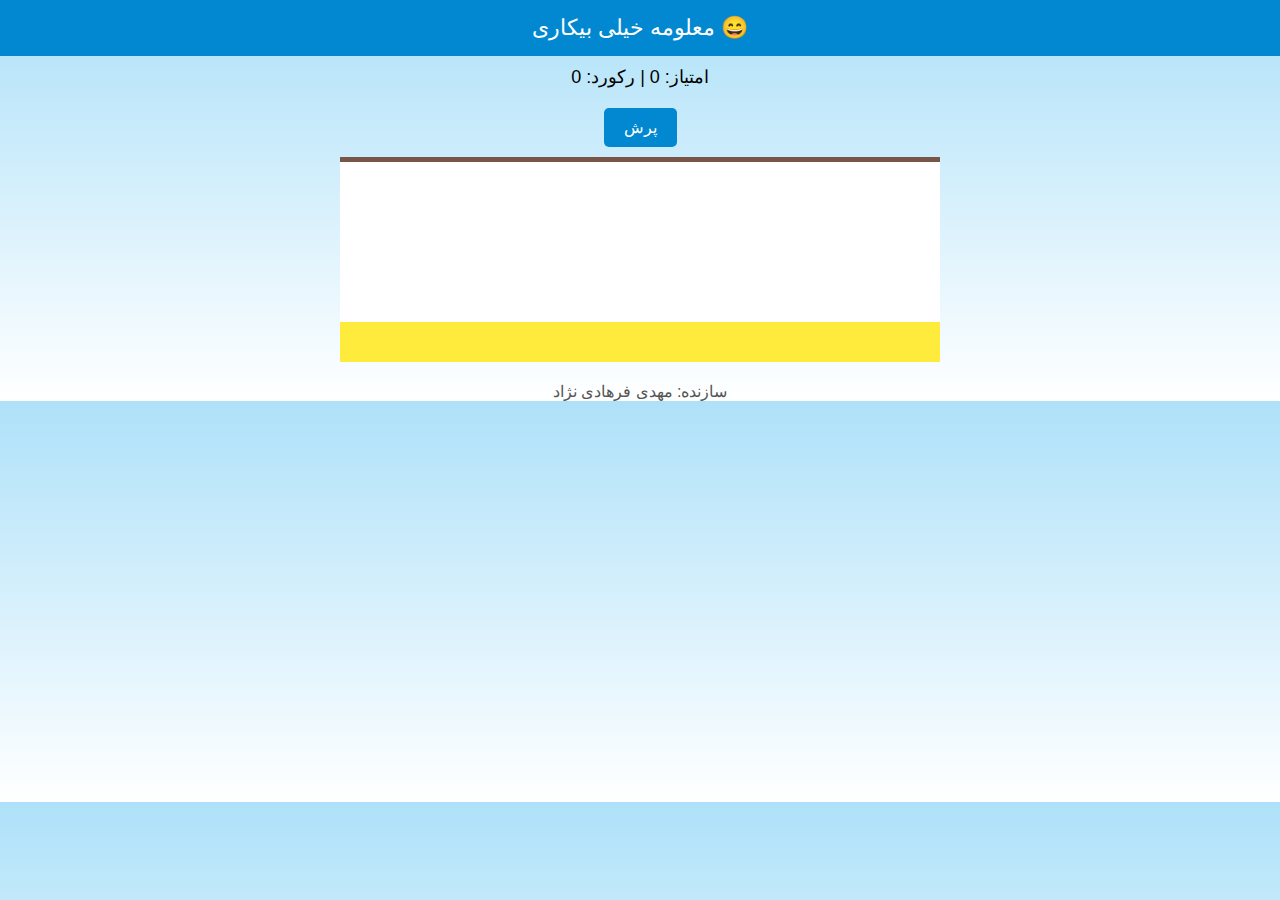
<file: index.html>
<!DOCTYPE html>
<html lang="fa">
<head>
  <meta charset="UTF-8">
  <title>گربه دونده پیشرفته</title>
  <meta name="viewport" content="width=device-width, initial-scale=1.0">
  <style>
    body {
      margin: 0;
      font-family: Tahoma, sans-serif;
      background: linear-gradient(to bottom, #aee1f9, #ffffff);
      text-align: center;
      overflow: hidden;
    }
    #header {
      background-color: #0288d1;
      color: white;
      padding: 15px;
      font-size: 22px;
    }
    #scoreboard {
      margin: 10px;
      font-size: 18px;
    }
    #game {
      position: relative;
      margin: 0 auto;
      width: 100%;
      max-width: 600px;
      height: 200px;
      background-color: #fff;
      border-top: 5px solid #795548;
      overflow: hidden;
    }
    #ground {
      position: absolute;
      bottom: 0;
      width: 100%;
      height: 40px;
      background-color: #ffeb3b;
    }
    #cat {
      position: absolute;
      bottom: 40px;
      left: 50px;
      width: 50px;
      height: 50px;
      background-image: url('https://i.imgur.com/3WbZQpA.png');
      background-size: cover;
    }
    .obstacle {
      position: absolute;
      bottom: 40px;
      width: 30px;
      height: 40px;
      border-radius: 5px;
    }
    .cactus {
      background-color: #388e3c;
    }
    .rock {
      background-color: #6d4c41;
    }
    #jumpBtn {
      margin: 10px;
      padding: 10px 20px;
      font-size: 16px;
      background-color: #0288d1;
      color: white;
      border: none;
      border-radius: 5px;
      cursor: pointer;
    }
    #footer {
      margin-top: 20px;
      font-size: 16px;
      color: #555;
    }
  </style>
</head>
<body>
  <div id="header">معلومه خیلی بیکاری 😄</div>
  <div id="scoreboard">امتیاز: <span id="score">0</span> | رکورد: <span id="highscore">0</span></div>
  <button id="jumpBtn">پرش</button>
  <div id="game">
    <div id="cat"></div>
    <div id="ground"></div>
  </div>
  <div id="footer">سازنده: مهدی فرهادی نژاد</div>

  <audio id="jumpSound" src="https://www.soundjay.com/button/beep-07.wav"></audio>
  <audio id="loseSound" src="https://www.soundjay.com/button/beep-10.wav"></audio>

  <script>
    const cat = document.getElementById("cat");
    const game = document.getElementById("game");
    const scoreDisplay = document.getElementById("score");
    const highscoreDisplay = document.getElementById("highscore");
    const jumpBtn = document.getElementById("jumpBtn");
    const jumpSound = document.getElementById("jumpSound");
    const loseSound = document.getElementById("loseSound");

    let isJumping = false;
    let score = 0;
    let speed = 5;
    let highscore = localStorage.getItem("highscore") || 0;
    highscoreDisplay.textContent = highscore;

    function jump() {
      if (!isJumping) {
        isJumping = true;
        jumpSound.play();
        cat.style.transition = "bottom 0.3s";
        cat.style.bottom = "120px";
        setTimeout(() => {
          cat.style.bottom = "40px";
          setTimeout(() => isJumping = false, 300);
        }, 300);
      }
    }

    jumpBtn.addEventListener("click", jump);
    document.addEventListener("keydown", e => {
      if (e.code === "Space") jump();
    });

    function createObstacle() {
      const obstacle = document.createElement("div");
      obstacle.classList.add("obstacle");
      obstacle.classList.add(Math.random() > 0.5 ? "cactus" : "rock");
      obstacle.style.right = "-30px";
      game.appendChild(obstacle);

      let pos = -30;
      const move = setInterval(() => {
        pos += speed;
        obstacle.style.right = pos + "px";

        const catBottom = parseInt(window.getComputedStyle(cat).bottom);
        const obstacleRight = parseInt(obstacle.style.right);
        if (obstacleRight > 520 && obstacleRight < 570 && catBottom < 80) {
          clearInterval(move);
          loseSound.play();
          alert("باختی! معلومه خیلی بیکاری 😅");
          if (score > highscore) {
            highscore = score;
            localStorage.setItem("highscore", highscore);
            highscoreDisplay.textContent = highscore;
          }
          score = 0;
          scoreDisplay.textContent = score;
          speed = 5;
          obstacle.remove();
        }

        if (obstacleRight > 600) {
          clearInterval(move);
          obstacle.remove();
          score++;
          scoreDisplay.textContent = score;
          if (speed < 15) speed += 0.5;
        }
      }, 20);
    }

    setInterval(createObstacle, 2000);
  </script>
</body>
</html>
</file>
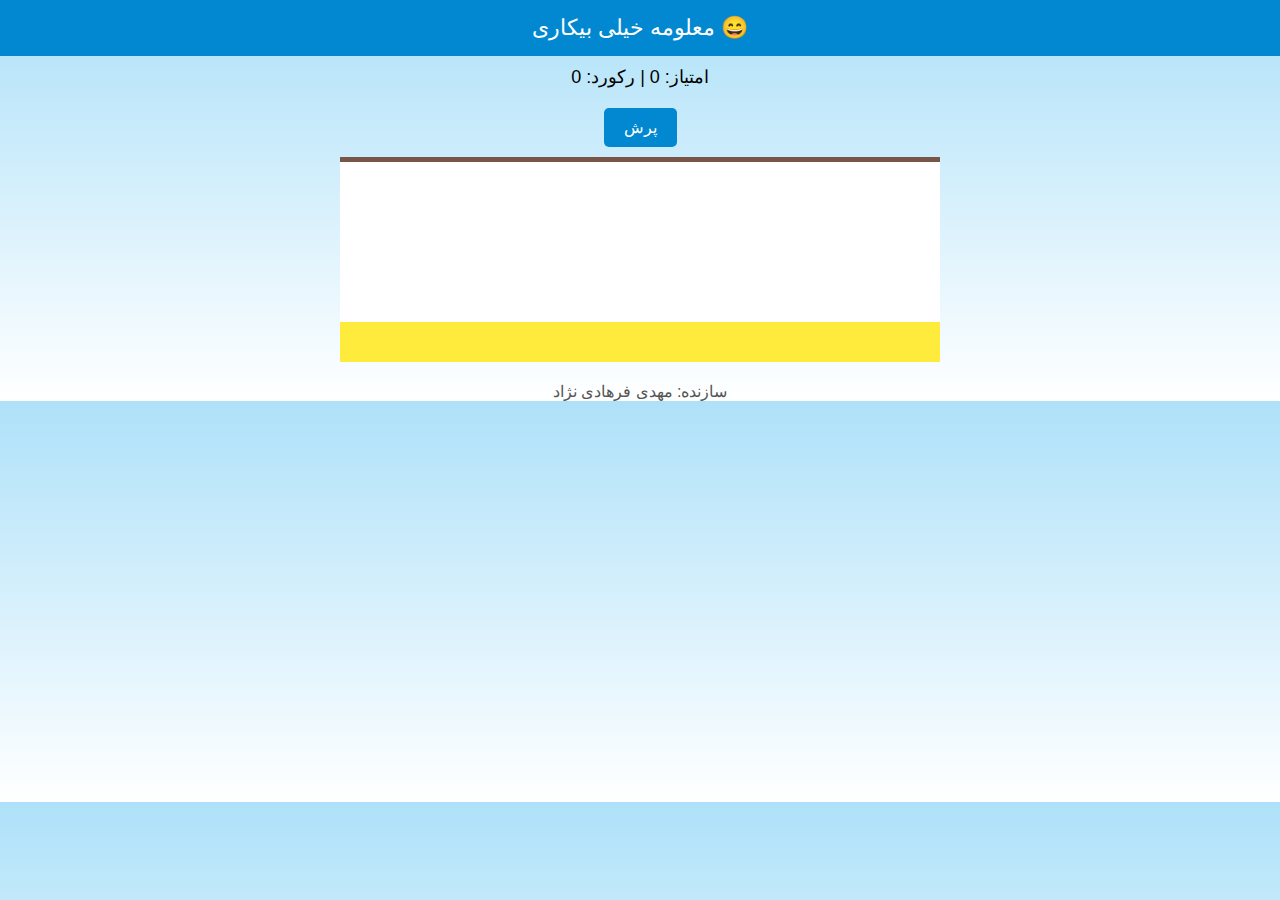
<file: game.html>
<!DOCTYPE html>
<html lang="fa">
<head>
  <meta charset="UTF-8">
  <title>گربه دونده پیشرفته</title>
  <meta name="viewport" content="width=device-width, initial-scale=1.0">
  <style>
    body {
      margin: 0;
      font-family: Tahoma, sans-serif;
      background: linear-gradient(to bottom, #aee1f9, #ffffff);
      text-align: center;
      overflow: hidden;
    }
    #header {
      background-color: #0288d1;
      color: white;
      padding: 15px;
      font-size: 22px;
    }
    #scoreboard {
      margin: 10px;
      font-size: 18px;
    }
    #game {
      position: relative;
      margin: 0 auto;
      width: 100%;
      max-width: 600px;
      height: 200px;
      background-color: #fff;
      border-top: 5px solid #795548;
      overflow: hidden;
    }
    #ground {
      position: absolute;
      bottom: 0;
      width: 100%;
      height: 40px;
      background-color: #ffeb3b;
    }
    #cat {
      position: absolute;
      bottom: 40px;
      left: 50px;
      width: 50px;
      height: 50px;
      background-image: url('https://i.imgur.com/3WbZQpA.png');
      background-size: cover;
    }
    .obstacle {
      position: absolute;
      bottom: 40px;
      width: 30px;
      height: 40px;
      border-radius: 5px;
    }
    .cactus {
      background-color: #388e3c;
    }
    .rock {
      background-color: #6d4c41;
    }
    #jumpBtn {
      margin: 10px;
      padding: 10px 20px;
      font-size: 16px;
      background-color: #0288d1;
      color: white;
      border: none;
      border-radius: 5px;
      cursor: pointer;
    }
    #footer {
      margin-top: 20px;
      font-size: 16px;
      color: #555;
    }
  </style>
</head>
<body>
  <div id="header">معلومه خیلی بیکاری 😄</div>
  <div id="scoreboard">امتیاز: <span id="score">0</span> | رکورد: <span id="highscore">0</span></div>
  <button id="jumpBtn">پرش</button>
  <div id="game">
    <div id="cat"></div>
    <div id="ground"></div>
  </div>
  <div id="footer">سازنده: مهدی فرهادی نژاد</div>

  <audio id="jumpSound" src="https://www.soundjay.com/button/beep-07.wav"></audio>
  <audio id="loseSound" src="https://www.soundjay.com/button/beep-10.wav"></audio>

  <script>
    const cat = document.getElementById("cat");
    const game = document.getElementById("game");
    const scoreDisplay = document.getElementById("score");
    const highscoreDisplay = document.getElementById("highscore");
    const jumpBtn = document.getElementById("jumpBtn");
    const jumpSound = document.getElementById("jumpSound");
    const loseSound = document.getElementById("loseSound");

    let isJumping = false;
    let score = 0;
    let speed = 5;
    let highscore = localStorage.getItem("highscore") || 0;
    highscoreDisplay.textContent = highscore;

    function jump() {
      if (!isJumping) {
        isJumping = true;
        jumpSound.play();
        cat.style.transition = "bottom 0.3s";
        cat.style.bottom = "120px";
        setTimeout(() => {
          cat.style.bottom = "40px";
          setTimeout(() => isJumping = false, 300);
        }, 300);
      }
    }

    jumpBtn.addEventListener("click", jump);
    document.addEventListener("keydown", e => {
      if (e.code === "Space") jump();
    });

    function createObstacle() {
      const obstacle = document.createElement("div");
      obstacle.classList.add("obstacle");
      obstacle.classList.add(Math.random() > 0.5 ? "cactus" : "rock");
      obstacle.style.right = "-30px";
      game.appendChild(obstacle);

      let pos = -30;
      const move = setInterval(() => {
        pos += speed;
        obstacle.style.right = pos + "px";

        const catBottom = parseInt(window.getComputedStyle(cat).bottom);
        const obstacleRight = parseInt(obstacle.style.right);
        if (obstacleRight > 520 && obstacleRight < 570 && catBottom < 80) {
          clearInterval(move);
          loseSound.play();
          alert("باختی! معلومه خیلی بیکاری 😅");
          if (score > highscore) {
            highscore = score;
            localStorage.setItem("highscore", highscore);
            highscoreDisplay.textContent = highscore;
          }
          score = 0;
          scoreDisplay.textContent = score;
          speed = 5;
          obstacle.remove();
        }

        if (obstacleRight > 600) {
          clearInterval(move);
          obstacle.remove();
          score++;
          scoreDisplay.textContent = score;
          if (speed < 15) speed += 0.5;
        }
      }, 20);
    }

    setInterval(createObstacle, 2000);
  </script>
</body>
</html>
</file>
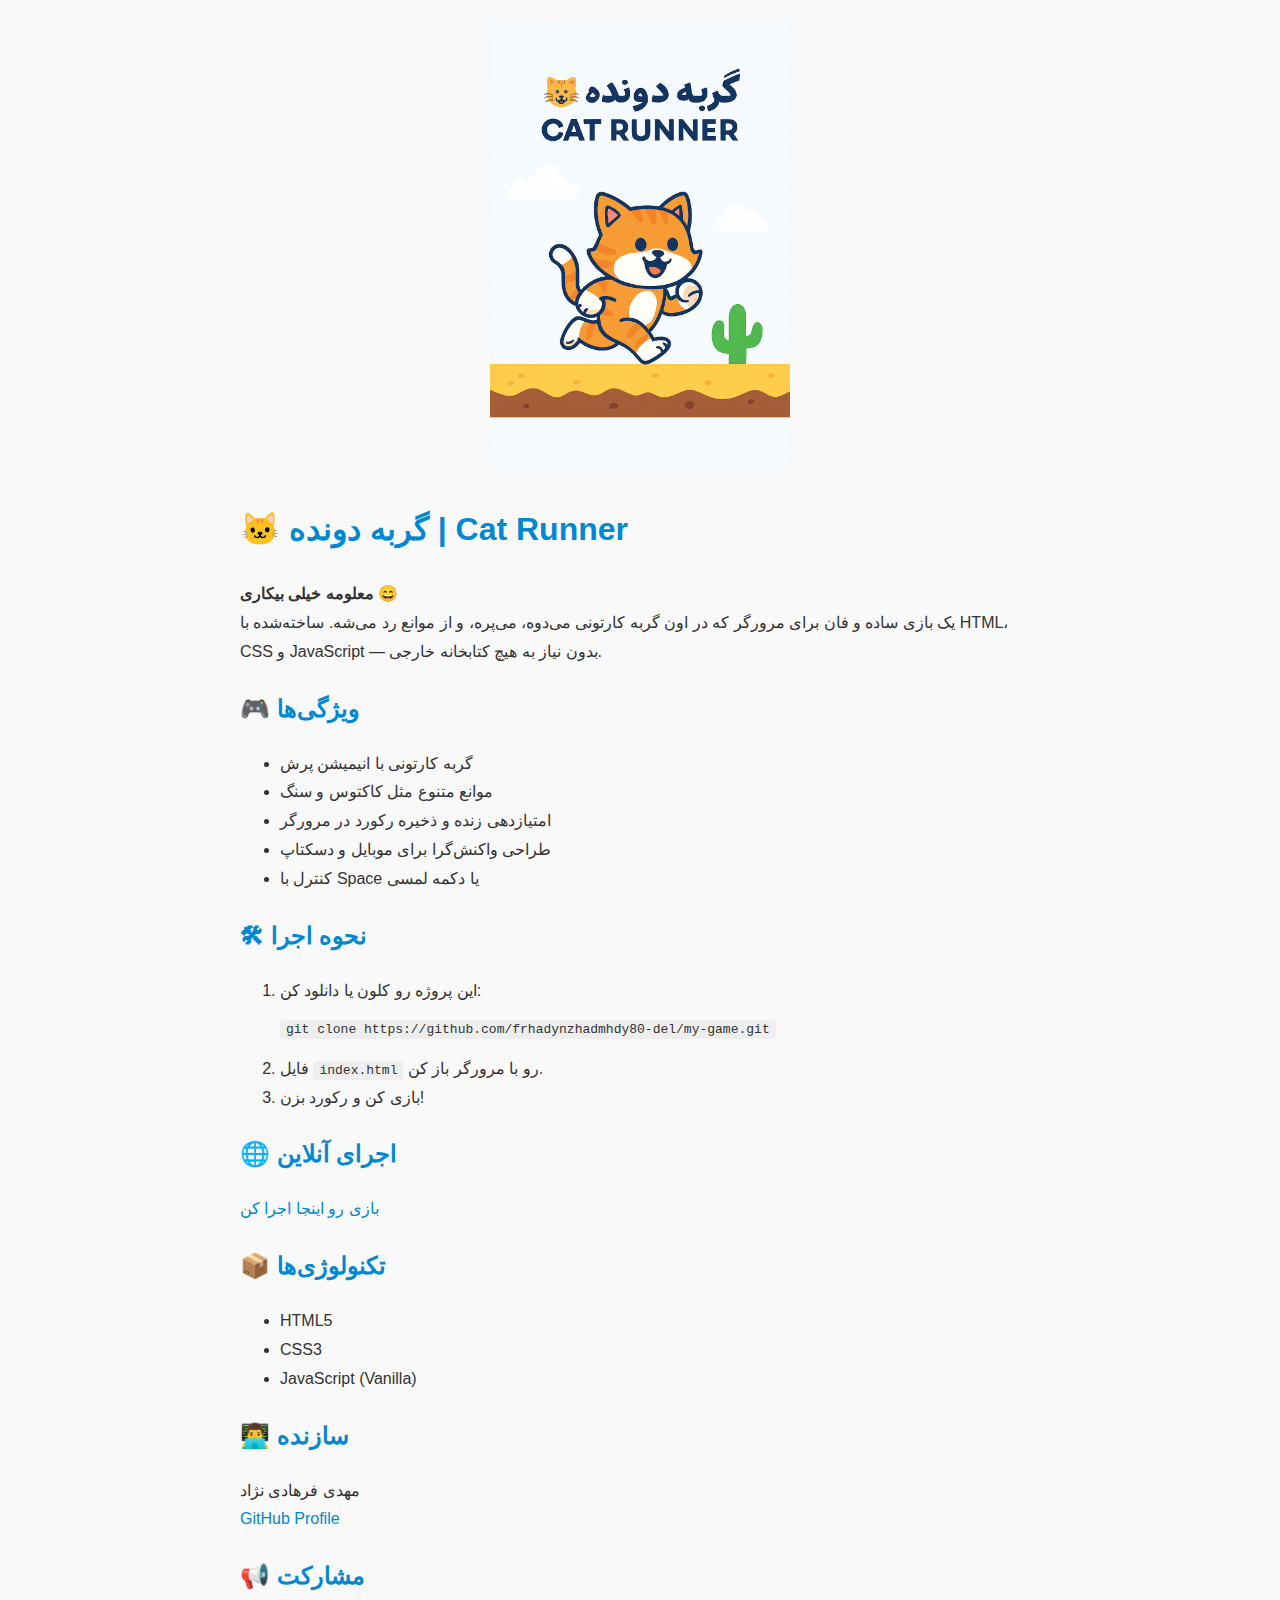
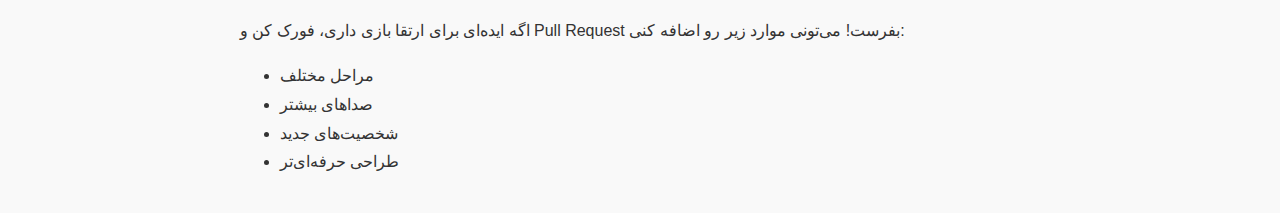
<file: New Text Document.html>
<!DOCTYPE html>
<html lang="fa">
<head>
  <meta charset="UTF-8">
  <title>راهنمای بازی گربه دونده</title>
  <style>
    body {
      font-family: Tahoma, sans-serif;
      background-color: #f9f9f9;
      color: #333;
      line-height: 1.8;
      padding: 20px;
      max-width: 800px;
      margin: auto;
    }
    h1, h2 {
      color: #0288d1;
    }
    a {
      color: #0288d1;
      text-decoration: none;
    }
    a:hover {
      text-decoration: underline;
    }
    code {
      background-color: #eee;
      padding: 2px 6px;
      border-radius: 4px;
      font-family: monospace;
    }
    .logo {
      text-align: center;
      margin-bottom: 20px;
    }
    .logo img {
      max-width: 300px;
    }
  </style>
</head>
<body>

  <div class="logo">
    <img src="logo.png" alt="گربه دونده">
  </div>

  <h1>🐱 گربه دونده | Cat Runner</h1>
  <p><strong>معلومه خیلی بیکاری 😄</strong><br>
  یک بازی ساده و فان برای مرورگر که در اون گربه کارتونی می‌دوه، می‌پره، و از موانع رد می‌شه. ساخته‌شده با HTML، CSS و JavaScript — بدون نیاز به هیچ کتابخانه خارجی.</p>

  <h2>🎮 ویژگی‌ها</h2>
  <ul>
    <li>گربه کارتونی با انیمیشن پرش</li>
    <li>موانع متنوع مثل کاکتوس و سنگ</li>
    <li>امتیازدهی زنده و ذخیره رکورد در مرورگر</li>
    <li>طراحی واکنش‌گرا برای موبایل و دسکتاپ</li>
    <li>کنترل با Space یا دکمه لمسی</li>
  </ul>

  <h2>🛠 نحوه اجرا</h2>
  <ol>
    <li>این پروژه رو کلون یا دانلود کن:</li>
    <pre><code>git clone https://github.com/frhadynzhadmhdy80-del/my-game.git</code></pre>
    <li>فایل <code>index.html</code> رو با مرورگر باز کن.</li>
    <li>بازی کن و رکورد بزن!</li>
  </ol>

  <h2>🌐 اجرای آنلاین</h2>
  <p><a href="https://frhadynzhadmhdy80-del.github.io/my-game/" target="_blank">بازی رو اینجا اجرا کن</a></p>

  <h2>📦 تکنولوژی‌ها</h2>
  <ul>
    <li>HTML5</li>
    <li>CSS3</li>
    <li>JavaScript (Vanilla)</li>
  </ul>

  <h2>👨‍💻 سازنده</h2>
  <p>مهدی فرهادی نژاد<br>
  <a href="https://github.com/frhadynzhadmhdy80-del" target="_blank">GitHub Profile</a></p>

  <h2>📢 مشارکت</h2>
  <p>اگه ایده‌ای برای ارتقا بازی داری، فورک کن و Pull Request بفرست! می‌تونی موارد زیر رو اضافه کنی:</p>
  <ul>
    <li>مراحل مختلف</li>
    <li>صداهای بیشتر</li>
    <li>شخصیت‌های جدید</li>
    <li>طراحی حرفه‌ای‌تر</li>
  </ul>

</body>
</html>
</file>
